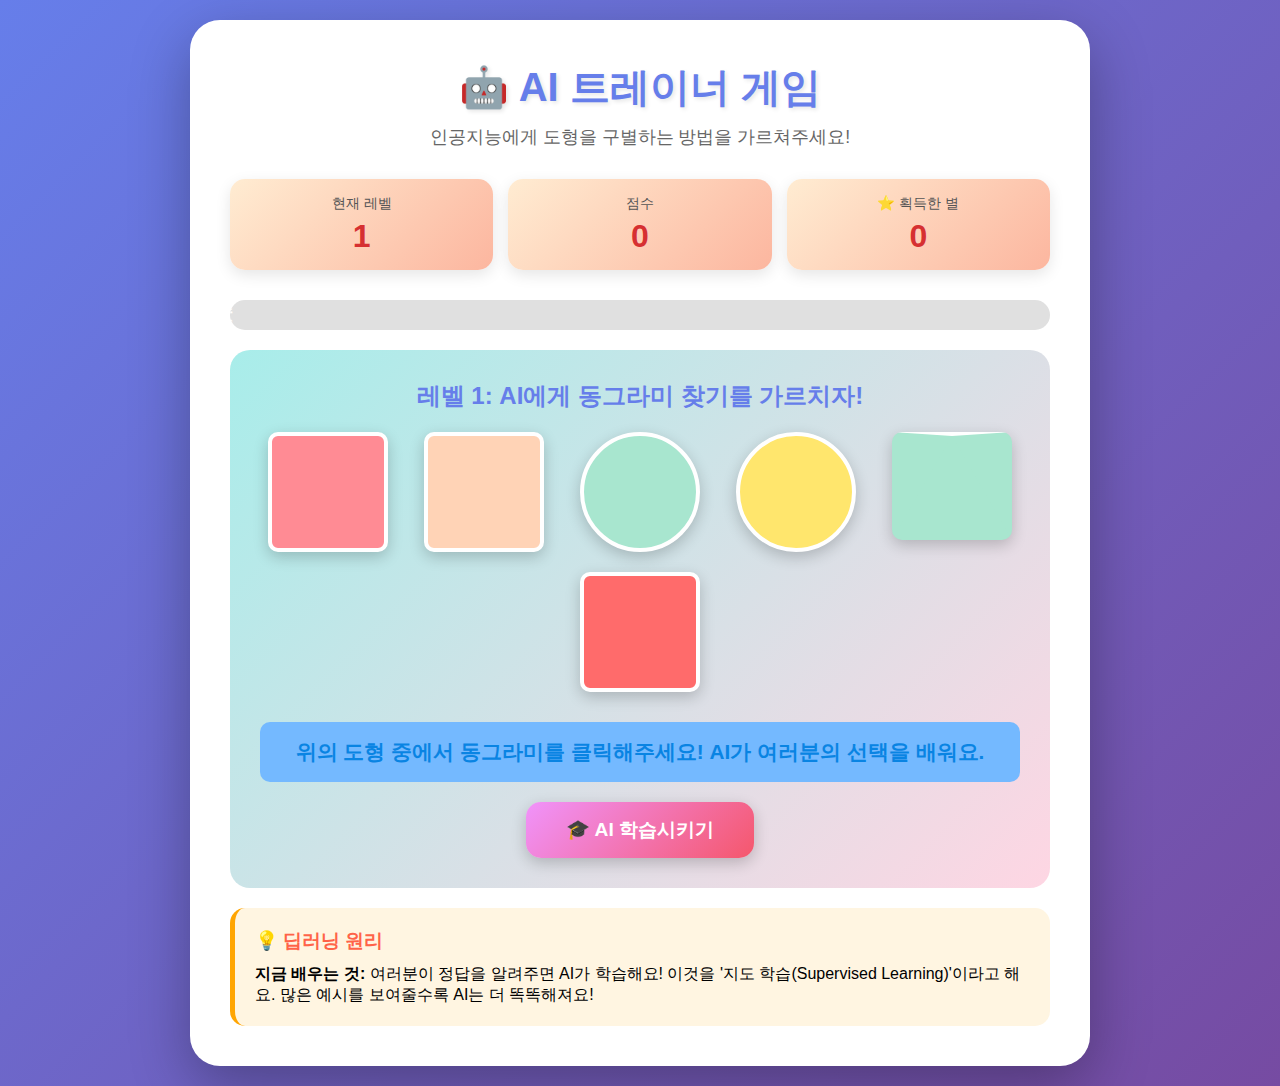
<file: deeplearning.html>
<!DOCTYPE html>
<html lang="ko">
<head>
    <meta charset="UTF-8">
    <meta name="viewport" content="width=device-width, initial-scale=1.0">
    <title>AI 트레이너 게임 - 딥러닝 배우기</title>
    <style>
        * {
            margin: 0;
            padding: 0;
            box-sizing: border-box;
        }
        
        body {
            font-family: 'Noto Sans KR', sans-serif;
            background: linear-gradient(135deg, #667eea 0%, #764ba2 100%);
            min-height: 100vh;
            display: flex;
            justify-content: center;
            align-items: center;
            padding: 20px;
        }
        
        .container {
            background: white;
            border-radius: 30px;
            padding: 40px;
            max-width: 900px;
            width: 100%;
            box-shadow: 0 20px 60px rgba(0,0,0,0.3);
        }
        
        h1 {
            text-align: center;
            color: #667eea;
            margin-bottom: 10px;
            font-size: 2.5em;
            text-shadow: 2px 2px 4px rgba(0,0,0,0.1);
        }
        
        .subtitle {
            text-align: center;
            color: #666;
            margin-bottom: 30px;
            font-size: 1.1em;
        }
        
        .stats {
            display: flex;
            justify-content: space-around;
            margin-bottom: 30px;
            flex-wrap: wrap;
            gap: 15px;
        }
        
        .stat-box {
            background: linear-gradient(135deg, #ffecd2 0%, #fcb69f 100%);
            padding: 15px 30px;
            border-radius: 15px;
            text-align: center;
            box-shadow: 0 5px 15px rgba(0,0,0,0.1);
            flex: 1;
            min-width: 150px;
        }
        
        .stat-label {
            font-size: 0.9em;
            color: #555;
            margin-bottom: 5px;
        }
        
        .stat-value {
            font-size: 2em;
            font-weight: bold;
            color: #d63031;
        }
        
        .game-area {
            background: linear-gradient(135deg, #a8edea 0%, #fed6e3 100%);
            border-radius: 20px;
            padding: 30px;
            margin-bottom: 20px;
            min-height: 400px;
        }
        
        .level-title {
            text-align: center;
            font-size: 1.5em;
            color: #667eea;
            margin-bottom: 20px;
            font-weight: bold;
        }
        
        .shape-container {
            display: flex;
            justify-content: space-around;
            flex-wrap: wrap;
            gap: 20px;
            margin-bottom: 30px;
        }
        
        .shape {
            width: 120px;
            height: 120px;
            cursor: pointer;
            transition: transform 0.3s, box-shadow 0.3s;
            border: 4px solid white;
            box-shadow: 0 5px 15px rgba(0,0,0,0.2);
        }
        
        .shape:hover {
            transform: scale(1.1) rotate(5deg);
            box-shadow: 0 10px 25px rgba(0,0,0,0.3);
        }
        
        .circle {
            border-radius: 50%;
        }
        
        .square {
            border-radius: 10px;
        }
        
        .triangle {
            width: 0;
            height: 0;
            border-left: 60px solid transparent;
            border-right: 60px solid transparent;
            border-bottom: 104px solid;
            border-radius: 10px;
        }
        
        .buttons {
            display: flex;
            justify-content: center;
            gap: 15px;
            flex-wrap: wrap;
        }
        
        button {
            padding: 15px 40px;
            font-size: 1.2em;
            border: none;
            border-radius: 15px;
            cursor: pointer;
            font-weight: bold;
            transition: all 0.3s;
            box-shadow: 0 5px 15px rgba(0,0,0,0.2);
        }
        
        .btn-train {
            background: linear-gradient(135deg, #f093fb 0%, #f5576c 100%);
            color: white;
        }
        
        .btn-train:hover {
            transform: translateY(-3px);
            box-shadow: 0 8px 20px rgba(0,0,0,0.3);
        }
        
        .btn-next {
            background: linear-gradient(135deg, #4facfe 0%, #00f2fe 100%);
            color: white;
        }
        
        .btn-next:hover {
            transform: translateY(-3px);
            box-shadow: 0 8px 20px rgba(0,0,0,0.3);
        }
        
        .message {
            text-align: center;
            font-size: 1.3em;
            margin: 20px 0;
            padding: 15px;
            border-radius: 10px;
            font-weight: bold;
            min-height: 60px;
            display: flex;
            align-items: center;
            justify-content: center;
        }
        
        .success {
            background: #55efc4;
            color: #00b894;
        }
        
        .error {
            background: #ff7675;
            color: #d63031;
        }
        
        .info {
            background: #74b9ff;
            color: #0984e3;
        }
        
        .progress-bar {
            width: 100%;
            height: 30px;
            background: #e0e0e0;
            border-radius: 15px;
            overflow: hidden;
            margin-bottom: 20px;
        }
        
        .progress-fill {
            height: 100%;
            background: linear-gradient(90deg, #667eea 0%, #764ba2 100%);
            transition: width 0.5s;
            display: flex;
            align-items: center;
            justify-content: center;
            color: white;
            font-weight: bold;
        }
        
        .explanation {
            background: #fff5e1;
            padding: 20px;
            border-radius: 15px;
            margin-top: 20px;
            border-left: 5px solid #ffa502;
        }
        
        .explanation h3 {
            color: #ff6348;
            margin-bottom: 10px;
        }
        
        @keyframes bounce {
            0%, 100% { transform: translateY(0); }
            50% { transform: translateY(-10px); }
        }
        
        .trophy {
            font-size: 4em;
            text-align: center;
            animation: bounce 1s infinite;
        }
    </style>
</head>
<body>
    <div class="container">
        <h1>🤖 AI 트레이너 게임</h1>
        <p class="subtitle">인공지능에게 도형을 구별하는 방법을 가르쳐주세요!</p>
        
        <div class="stats">
            <div class="stat-box">
                <div class="stat-label">현재 레벨</div>
                <div class="stat-value" id="level">1</div>
            </div>
            <div class="stat-box">
                <div class="stat-label">점수</div>
                <div class="stat-value" id="score">0</div>
            </div>
            <div class="stat-box">
                <div class="stat-label">⭐ 획득한 별</div>
                <div class="stat-value" id="stars">0</div>
            </div>
        </div>
        
        <div class="progress-bar">
            <div class="progress-fill" id="progress">
                <span id="progress-text">학습 진행도: 0%</span>
            </div>
        </div>
        
        <div class="game-area">
            <div class="level-title" id="level-title">레벨 1: AI에게 동그라미 찾기를 가르치자!</div>
            
            <div class="shape-container" id="shape-container"></div>
            
            <div class="message info" id="message">
                위의 도형 중에서 동그라미를 클릭해주세요! AI가 여러분의 선택을 배워요.
            </div>
            
            <div class="buttons">
                <button class="btn-train" id="train-btn" onclick="trainAI()">🎓 AI 학습시키기</button>
                <button class="btn-next" id="next-btn" onclick="nextLevel()" style="display:none;">다음 레벨 →</button>
            </div>
        </div>
        
        <div class="explanation">
            <h3>💡 딥러닝 원리</h3>
            <p id="explanation">
                <strong>지금 배우는 것:</strong> 여러분이 정답을 알려주면 AI가 학습해요! 
                이것을 '지도 학습(Supervised Learning)'이라고 해요. 
                많은 예시를 보여줄수록 AI는 더 똑똑해져요!
            </p>
        </div>
    </div>

    <script>
        let gameState = {
            level: 1,
            score: 0,
            stars: 0,
            trainingData: [],
            correctAnswers: 0,
            totalQuestions: 0,
            accuracy: 0
        };

        const levels = [
            {
                title: "레벨 1: AI에게 동그라미 찾기를 가르치자!",
                targetShape: "circle",
                targetName: "동그라미",
                explanation: "<strong>지도 학습:</strong> 여러분이 정답을 알려주면 AI가 학습해요! 많은 예시를 보여줄수록 AI는 더 똑똑해져요!",
                requiredCorrect: 5
            },
            {
                title: "레벨 2: AI에게 네모 찾기를 가르치자!",
                targetShape: "square",
                targetName: "네모",
                explanation: "<strong>패턴 인식:</strong> AI는 여러 예시를 보면서 패턴을 찾아요. 네모의 특징(각진 모서리)을 학습하고 있어요!",
                requiredCorrect: 5
            },
            {
                title: "레벨 3: AI에게 세모 찾기를 가르치자!",
                targetShape: "triangle",
                targetName: "세모",
                explanation: "<strong>특징 추출:</strong> AI는 도형의 특징(꼭짓점 개수, 선의 각도)을 분석해서 구별해요!",
                requiredCorrect: 5
            },
            {
                title: "레벨 4: 도전! 정확도를 높여보자!",
                targetShape: "mixed",
                targetName: "목표 도형",
                explanation: "<strong>정확도 향상:</strong> 더 많이 학습할수록 AI의 정확도가 올라가요. 실제 딥러닝도 이렇게 발전해요!",
                requiredCorrect: 8
            }
        ];

        function createShapes() {
            const container = document.getElementById('shape-container');
            container.innerHTML = '';
            
            const currentLevel = levels[gameState.level - 1];
            const shapes = ['circle', 'square', 'triangle'];
            const colors = ['#ff6b6b', '#4ecdc4', '#ffe66d', '#a8e6cf', '#ff8b94', '#ffd3b6'];
            
            for (let i = 0; i < 6; i++) {
                const shapeType = shapes[Math.floor(Math.random() * shapes.length)];
                const color = colors[Math.floor(Math.random() * colors.length)];
                
                const shape = document.createElement('div');
                shape.className = `shape ${shapeType}`;
                shape.style.backgroundColor = color;
                if (shapeType === 'triangle') {
                    shape.style.borderBottomColor = color;
                }
                shape.dataset.shape = shapeType;
                shape.onclick = () => selectShape(shape);
                
                container.appendChild(shape);
            }
        }

        function selectShape(shape) {
            document.querySelectorAll('.shape').forEach(s => {
                s.style.border = '4px solid white';
            });
            shape.style.border = '4px solid #ffd700';
            shape.style.boxShadow = '0 0 20px #ffd700';
            
            gameState.selectedShape = shape.dataset.shape;
        }

        function trainAI() {
            if (!gameState.selectedShape) {
                showMessage('도형을 먼저 선택해주세요!', 'error');
                return;
            }

            const currentLevel = levels[gameState.level - 1];
            const targetShape = currentLevel.targetShape === 'mixed' ? 
                ['circle', 'square', 'triangle'][Math.floor(Math.random() * 3)] : 
                currentLevel.targetShape;

            gameState.totalQuestions++;
            
            if (gameState.selectedShape === (currentLevel.targetShape === 'mixed' ? targetShape : currentLevel.targetShape)) {
                gameState.correctAnswers++;
                gameState.score += 100;
                gameState.trainingData.push({shape: gameState.selectedShape, correct: true});
                showMessage('🎉 정답이에요! AI가 학습했어요!', 'success');
                
                if (gameState.correctAnswers >= currentLevel.requiredCorrect) {
                    completeLevel();
                }
            } else {
                gameState.score = Math.max(0, gameState.score - 20);
                gameState.trainingData.push({shape: gameState.selectedShape, correct: false});
                showMessage('❌ 틀렸어요. 다시 도전해보세요!', 'error');
            }

            gameState.accuracy = Math.round((gameState.correctAnswers / gameState.totalQuestions) * 100);
            updateStats();
            updateProgress();
            
            setTimeout(() => {
                createShapes();
                gameState.selectedShape = null;
            }, 1500);
        }

        function completeLevel() {
            gameState.stars++;
            gameState.score += 500;
            
            showMessage('🏆 레벨 완료! 별을 획득했어요!', 'success');
            document.getElementById('train-btn').style.display = 'none';
            document.getElementById('next-btn').style.display = 'block';
        }

        function nextLevel() {
            if (gameState.level >= levels.length) {
                showFinalScreen();
                return;
            }

            gameState.level++;
            gameState.correctAnswers = 0;
            gameState.selectedShape = null;
            
            updateStats();
            updateLevel();
            createShapes();
            
            document.getElementById('train-btn').style.display = 'block';
            document.getElementById('next-btn').style.display = 'none';
            
            const currentLevel = levels[gameState.level - 1];
            showMessage(`${currentLevel.targetName}을(를) 찾아주세요!`, 'info');
        }

        function updateLevel() {
            const currentLevel = levels[gameState.level - 1];
            document.getElementById('level-title').textContent = currentLevel.title;
            document.getElementById('explanation').innerHTML = currentLevel.explanation;
        }

        function updateStats() {
            document.getElementById('level').textContent = gameState.level;
            document.getElementById('score').textContent = gameState.score;
            document.getElementById('stars').textContent = gameState.stars;
        }

        function updateProgress() {
            const currentLevel = levels[gameState.level - 1];
            const progress = Math.min(100, (gameState.correctAnswers / currentLevel.requiredCorrect) * 100);
            document.getElementById('progress').style.width = progress + '%';
            document.getElementById('progress-text').textContent = `학습 진행도: ${Math.round(progress)}%`;
        }

        function showMessage(text, type) {
            const msg = document.getElementById('message');
            msg.textContent = text;
            msg.className = `message ${type}`;
        }

        function showFinalScreen() {
            const gameArea = document.querySelector('.game-area');
            gameArea.innerHTML = `
                <div class="trophy">🏆</div>
                <h2 style="text-align: center; color: #667eea; margin: 20px 0;">축하합니다!</h2>
                <p style="text-align: center; font-size: 1.3em; margin-bottom: 30px;">
                    모든 레벨을 완료했어요!<br>
                    최종 점수: <strong>${gameState.score}</strong>점<br>
                    획득한 별: ⭐ ${gameState.stars}개<br>
                    정확도: ${gameState.accuracy}%
                </p>
                <div style="text-align: center;">
                    <button class="btn-train" onclick="location.reload()">🔄 다시 시작하기</button>
                </div>
            `;
        }

        // 게임 초기화
        createShapes();
        updateStats();
        updateProgress();
    </script>
</body>
</html>
</file>
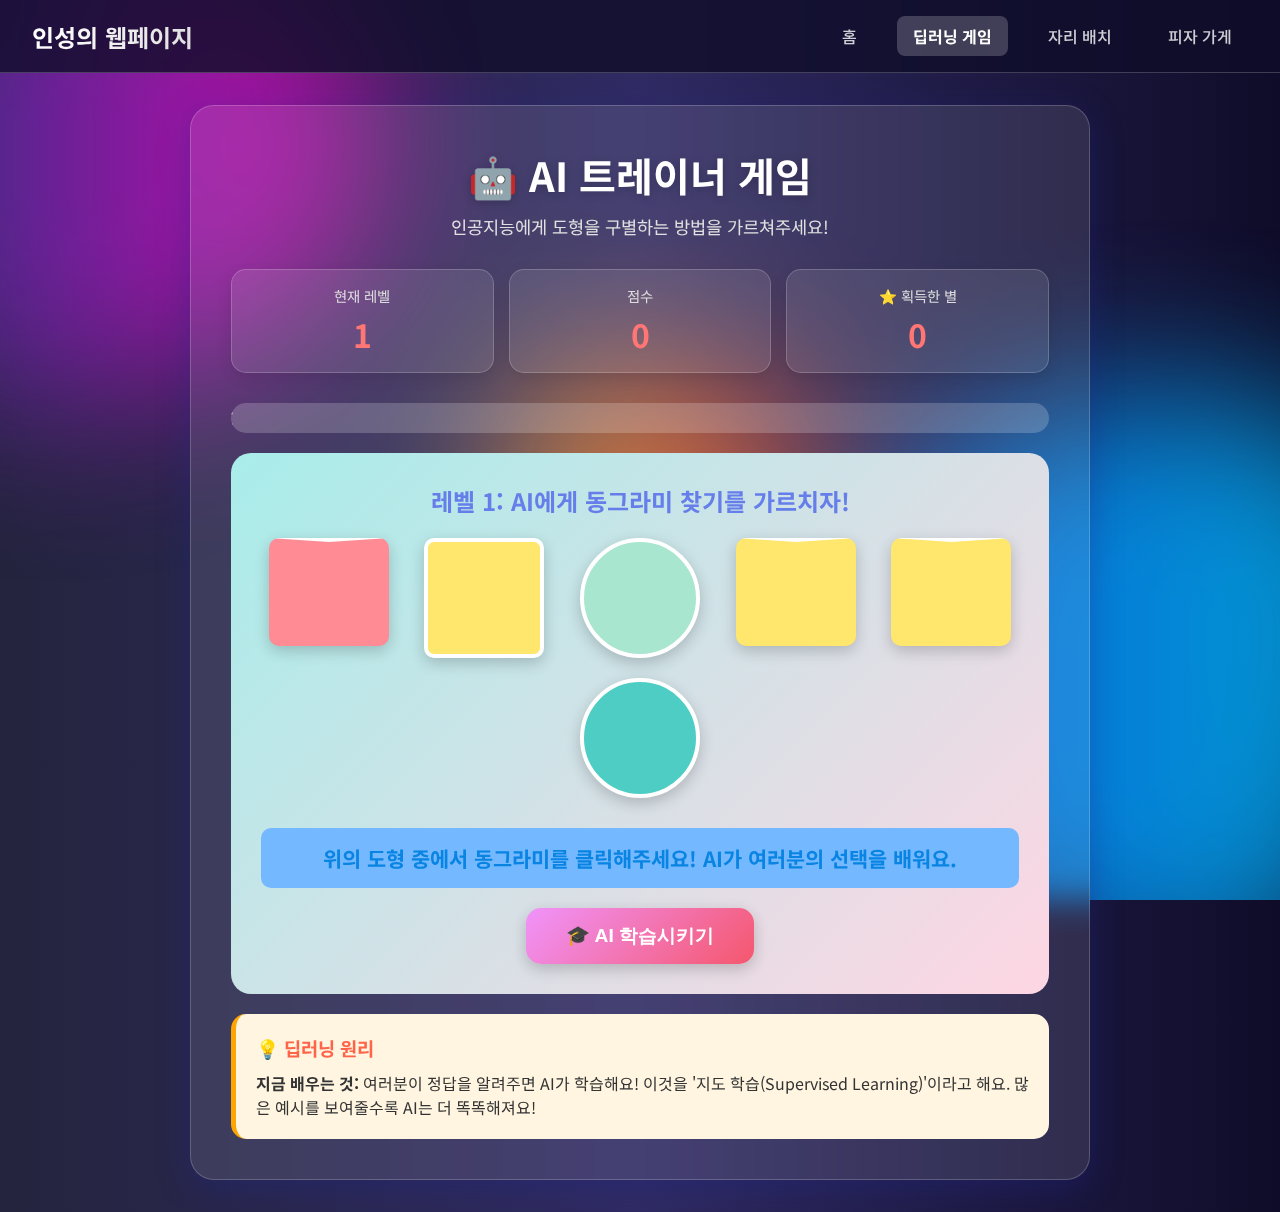
<file: pages/deeplearning.html>
<!DOCTYPE html>
<html lang="ko">

<head>
    <meta charset="UTF-8">
    <meta name="viewport" content="width=device-width, initial-scale=1.0">
    <title>AI 트레이너 게임 - 딥러닝 배우기</title>
    <link href="https://fonts.googleapis.com/css2?family=Noto+Sans+KR:wght@300;500;700&display=swap" rel="stylesheet">
    <link rel="stylesheet" href="../css/style.css">
    <style>
        /* Override/Adjust styles for dark glass theme */

        .container {
            /* glass-card class will be added in HTML */
            /* Remove white background and shadow as glass-card handles it */
            /* background: white; -> removed */
            /* box-shadow: ... -> removed */
            padding: 40px;
            max-width: 900px;
            width: 100%;
        }

        h1 {
            text-align: center;
            color: white;
            /* Changed to white */
            margin-bottom: 10px;
            font-size: 2.5em;
            text-shadow: 0 2px 10px rgba(0, 0, 0, 0.2);
        }

        .subtitle {
            text-align: center;
            color: #e0e0e0;
            /* Changed to light gray */
            margin-bottom: 30px;
            font-size: 1.1em;
        }

        .stats {
            display: flex;
            justify-content: space-around;
            margin-bottom: 30px;
            flex-wrap: wrap;
            gap: 15px;
        }

        .stat-box {
            background: rgba(255, 255, 255, 0.1);
            /* Glassy background */
            border: 1px solid rgba(255, 255, 255, 0.2);
            padding: 15px 30px;
            border-radius: 15px;
            text-align: center;
            box-shadow: 0 5px 15px rgba(0, 0, 0, 0.1);
            flex: 1;
            min-width: 150px;
        }

        .stat-label {
            font-size: 0.9em;
            color: #ddd;
            /* Light text */
            margin-bottom: 5px;
        }

        .stat-value {
            font-size: 2em;
            font-weight: bold;
            color: #ff7675;
            /* Keep reddish color but maybe brighter */
        }

        .game-area {
            background: linear-gradient(135deg, #a8edea 0%, #fed6e3 100%);
            border-radius: 20px;
            padding: 30px;
            margin-bottom: 20px;
            min-height: 400px;
            color: #333;
            /* Dark text inside light game area */
        }

        .level-title {
            text-align: center;
            font-size: 1.5em;
            color: #667eea;
            margin-bottom: 20px;
            font-weight: bold;
        }

        .shape-container {
            display: flex;
            justify-content: space-around;
            flex-wrap: wrap;
            gap: 20px;
            margin-bottom: 30px;
        }

        .shape {
            width: 120px;
            height: 120px;
            cursor: pointer;
            transition: transform 0.3s, box-shadow 0.3s;
            border: 4px solid white;
            box-shadow: 0 5px 15px rgba(0, 0, 0, 0.2);
        }

        .shape:hover {
            transform: scale(1.1) rotate(5deg);
            box-shadow: 0 10px 25px rgba(0, 0, 0, 0.3);
        }

        .circle {
            border-radius: 50%;
        }

        .square {
            border-radius: 10px;
        }

        .triangle {
            width: 0;
            height: 0;
            border-left: 60px solid transparent;
            border-right: 60px solid transparent;
            border-bottom: 104px solid;
            border-radius: 10px;
        }

        .buttons {
            display: flex;
            justify-content: center;
            gap: 15px;
            flex-wrap: wrap;
        }

        button {
            padding: 15px 40px;
            font-size: 1.2em;
            border: none;
            border-radius: 15px;
            cursor: pointer;
            font-weight: bold;
            transition: all 0.3s;
            box-shadow: 0 5px 15px rgba(0, 0, 0, 0.2);
        }

        .btn-train {
            background: linear-gradient(135deg, #f093fb 0%, #f5576c 100%);
            color: white;
        }

        .btn-train:hover {
            transform: translateY(-3px);
            box-shadow: 0 8px 20px rgba(0, 0, 0, 0.3);
        }

        .btn-next {
            background: linear-gradient(135deg, #4facfe 0%, #00f2fe 100%);
            color: white;
        }

        .btn-next:hover {
            transform: translateY(-3px);
            box-shadow: 0 8px 20px rgba(0, 0, 0, 0.3);
        }

        .message {
            text-align: center;
            font-size: 1.3em;
            margin: 20px 0;
            padding: 15px;
            border-radius: 10px;
            font-weight: bold;
            min-height: 60px;
            display: flex;
            align-items: center;
            justify-content: center;
        }

        .success {
            background: #55efc4;
            color: #00b894;
        }

        .error {
            background: #ff7675;
            color: #d63031;
        }

        .info {
            background: #74b9ff;
            color: #0984e3;
        }

        .progress-bar {
            width: 100%;
            height: 30px;
            background: rgba(255, 255, 255, 0.2);
            /* Glassy track */
            border-radius: 15px;
            overflow: hidden;
            margin-bottom: 20px;
        }

        .progress-fill {
            height: 100%;
            background: linear-gradient(90deg, #667eea 0%, #764ba2 100%);
            transition: width 0.5s;
            display: flex;
            align-items: center;
            justify-content: center;
            color: white;
            font-weight: bold;
        }

        .explanation {
            background: #fff5e1;
            padding: 20px;
            border-radius: 15px;
            margin-top: 20px;
            border-left: 5px solid #ffa502;
            color: #333;
        }

        .explanation h3 {
            color: #ff6348;
            margin-bottom: 10px;
        }

        @keyframes bounce {

            0%,
            100% {
                transform: translateY(0);
            }

            50% {
                transform: translateY(-10px);
            }
        }

        .trophy {
            font-size: 4em;
            text-align: center;
            animation: bounce 1s infinite;
        }
    </style>
</head>

<body>
    <div class="container glass-card">
        <h1>🤖 AI 트레이너 게임</h1>
        <p class="subtitle">인공지능에게 도형을 구별하는 방법을 가르쳐주세요!</p>

        <div class="stats">
            <div class="stat-box">
                <div class="stat-label">현재 레벨</div>
                <div class="stat-value" id="level">1</div>
            </div>
            <div class="stat-box">
                <div class="stat-label">점수</div>
                <div class="stat-value" id="score">0</div>
            </div>
            <div class="stat-box">
                <div class="stat-label">⭐ 획득한 별</div>
                <div class="stat-value" id="stars">0</div>
            </div>
        </div>

        <div class="progress-bar">
            <div class="progress-fill" id="progress">
                <span id="progress-text">학습 진행도: 0%</span>
            </div>
        </div>

        <div class="game-area">
            <div class="level-title" id="level-title">레벨 1: AI에게 동그라미 찾기를 가르치자!</div>

            <div class="shape-container" id="shape-container"></div>

            <div class="message info" id="message">
                위의 도형 중에서 동그라미를 클릭해주세요! AI가 여러분의 선택을 배워요.
            </div>

            <div class="buttons">
                <button class="btn-train" id="train-btn" onclick="trainAI()">🎓 AI 학습시키기</button>
                <button class="btn-next" id="next-btn" onclick="nextLevel()" style="display:none;">다음 레벨 →</button>
            </div>
        </div>

        <div class="explanation">
            <h3>💡 딥러닝 원리</h3>
            <p id="explanation">
                <strong>지금 배우는 것:</strong> 여러분이 정답을 알려주면 AI가 학습해요!
                이것을 '지도 학습(Supervised Learning)'이라고 해요.
                많은 예시를 보여줄수록 AI는 더 똑똑해져요!
            </p>
        </div>
    </div>

    <script>
        let gameState = {
            level: 1,
            score: 0,
            stars: 0,
            trainingData: [],
            correctAnswers: 0,
            totalQuestions: 0,
            accuracy: 0
        };

        const levels = [
            {
                title: "레벨 1: AI에게 동그라미 찾기를 가르치자!",
                targetShape: "circle",
                targetName: "동그라미",
                explanation: "<strong>지도 학습:</strong> 여러분이 정답을 알려주면 AI가 학습해요! 많은 예시를 보여줄수록 AI는 더 똑똑해져요!",
                requiredCorrect: 5
            },
            {
                title: "레벨 2: AI에게 네모 찾기를 가르치자!",
                targetShape: "square",
                targetName: "네모",
                explanation: "<strong>패턴 인식:</strong> AI는 여러 예시를 보면서 패턴을 찾아요. 네모의 특징(각진 모서리)을 학습하고 있어요!",
                requiredCorrect: 5
            },
            {
                title: "레벨 3: AI에게 세모 찾기를 가르치자!",
                targetShape: "triangle",
                targetName: "세모",
                explanation: "<strong>특징 추출:</strong> AI는 도형의 특징(꼭짓점 개수, 선의 각도)을 분석해서 구별해요!",
                requiredCorrect: 5
            },
            {
                title: "레벨 4: 도전! 정확도를 높여보자!",
                targetShape: "mixed",
                targetName: "목표 도형",
                explanation: "<strong>정확도 향상:</strong> 더 많이 학습할수록 AI의 정확도가 올라가요. 실제 딥러닝도 이렇게 발전해요!",
                requiredCorrect: 8
            }
        ];

        function createShapes() {
            const container = document.getElementById('shape-container');
            container.innerHTML = '';

            const currentLevel = levels[gameState.level - 1];
            const shapes = ['circle', 'square', 'triangle'];
            const colors = ['#ff6b6b', '#4ecdc4', '#ffe66d', '#a8e6cf', '#ff8b94', '#ffd3b6'];

            for (let i = 0; i < 6; i++) {
                const shapeType = shapes[Math.floor(Math.random() * shapes.length)];
                const color = colors[Math.floor(Math.random() * colors.length)];

                const shape = document.createElement('div');
                shape.className = `shape ${shapeType}`;
                shape.style.backgroundColor = color;
                if (shapeType === 'triangle') {
                    shape.style.borderBottomColor = color;
                }
                shape.dataset.shape = shapeType;
                shape.onclick = () => selectShape(shape);

                container.appendChild(shape);
            }
        }

        function selectShape(shape) {
            document.querySelectorAll('.shape').forEach(s => {
                s.style.border = '4px solid white';
            });
            shape.style.border = '4px solid #ffd700';
            shape.style.boxShadow = '0 0 20px #ffd700';

            gameState.selectedShape = shape.dataset.shape;
        }

        function trainAI() {
            if (!gameState.selectedShape) {
                showMessage('도형을 먼저 선택해주세요!', 'error');
                return;
            }

            const currentLevel = levels[gameState.level - 1];
            const targetShape = currentLevel.targetShape === 'mixed' ?
                ['circle', 'square', 'triangle'][Math.floor(Math.random() * 3)] :
                currentLevel.targetShape;

            gameState.totalQuestions++;

            if (gameState.selectedShape === (currentLevel.targetShape === 'mixed' ? targetShape : currentLevel.targetShape)) {
                gameState.correctAnswers++;
                gameState.score += 100;
                gameState.trainingData.push({ shape: gameState.selectedShape, correct: true });
                showMessage('🎉 정답이에요! AI가 학습했어요!', 'success');

                if (gameState.correctAnswers >= currentLevel.requiredCorrect) {
                    completeLevel();
                }
            } else {
                gameState.score = Math.max(0, gameState.score - 20);
                gameState.trainingData.push({ shape: gameState.selectedShape, correct: false });
                showMessage('❌ 틀렸어요. 다시 도전해보세요!', 'error');
            }

            gameState.accuracy = Math.round((gameState.correctAnswers / gameState.totalQuestions) * 100);
            updateStats();
            updateProgress();

            setTimeout(() => {
                createShapes();
                gameState.selectedShape = null;
            }, 1500);
        }

        function completeLevel() {
            gameState.stars++;
            gameState.score += 500;

            showMessage('🏆 레벨 완료! 별을 획득했어요!', 'success');
            document.getElementById('train-btn').style.display = 'none';
            document.getElementById('next-btn').style.display = 'block';
        }

        function nextLevel() {
            if (gameState.level >= levels.length) {
                showFinalScreen();
                return;
            }

            gameState.level++;
            gameState.correctAnswers = 0;
            gameState.selectedShape = null;

            updateStats();
            updateLevel();
            createShapes();

            document.getElementById('train-btn').style.display = 'block';
            document.getElementById('next-btn').style.display = 'none';

            const currentLevel = levels[gameState.level - 1];
            showMessage(`${currentLevel.targetName}을(를) 찾아주세요!`, 'info');
        }

        function updateLevel() {
            const currentLevel = levels[gameState.level - 1];
            document.getElementById('level-title').textContent = currentLevel.title;
            document.getElementById('explanation').innerHTML = currentLevel.explanation;
        }

        function updateStats() {
            document.getElementById('level').textContent = gameState.level;
            document.getElementById('score').textContent = gameState.score;
            document.getElementById('stars').textContent = gameState.stars;
        }

        function updateProgress() {
            const currentLevel = levels[gameState.level - 1];
            const progress = Math.min(100, (gameState.correctAnswers / currentLevel.requiredCorrect) * 100);
            document.getElementById('progress').style.width = progress + '%';
            document.getElementById('progress-text').textContent = `학습 진행도: ${Math.round(progress)}%`;
        }

        function showMessage(text, type) {
            const msg = document.getElementById('message');
            msg.textContent = text;
            msg.className = `message ${type}`;
        }

        function showFinalScreen() {
            const gameArea = document.querySelector('.game-area');
            gameArea.innerHTML = `
                <div class="trophy">🏆</div>
                <h2 style="text-align: center; color: #667eea; margin: 20px 0;">축하합니다!</h2>
                <p style="text-align: center; font-size: 1.3em; margin-bottom: 30px;">
                    모든 레벨을 완료했어요!<br>
                    최종 점수: <strong>${gameState.score}</strong>점<br>
                    획득한 별: ⭐ ${gameState.stars}개<br>
                    정확도: ${gameState.accuracy}%
                </p>
                <div style="text-align: center;">
                    <button class="btn-train" onclick="location.reload()">🔄 다시 시작하기</button>
                </div>
            `;
        }

        // 게임 초기화
        createShapes();
        updateStats();
        updateProgress();
    </script>
    <script src="../js/common.js"></script>
</body>

</html>
</file>
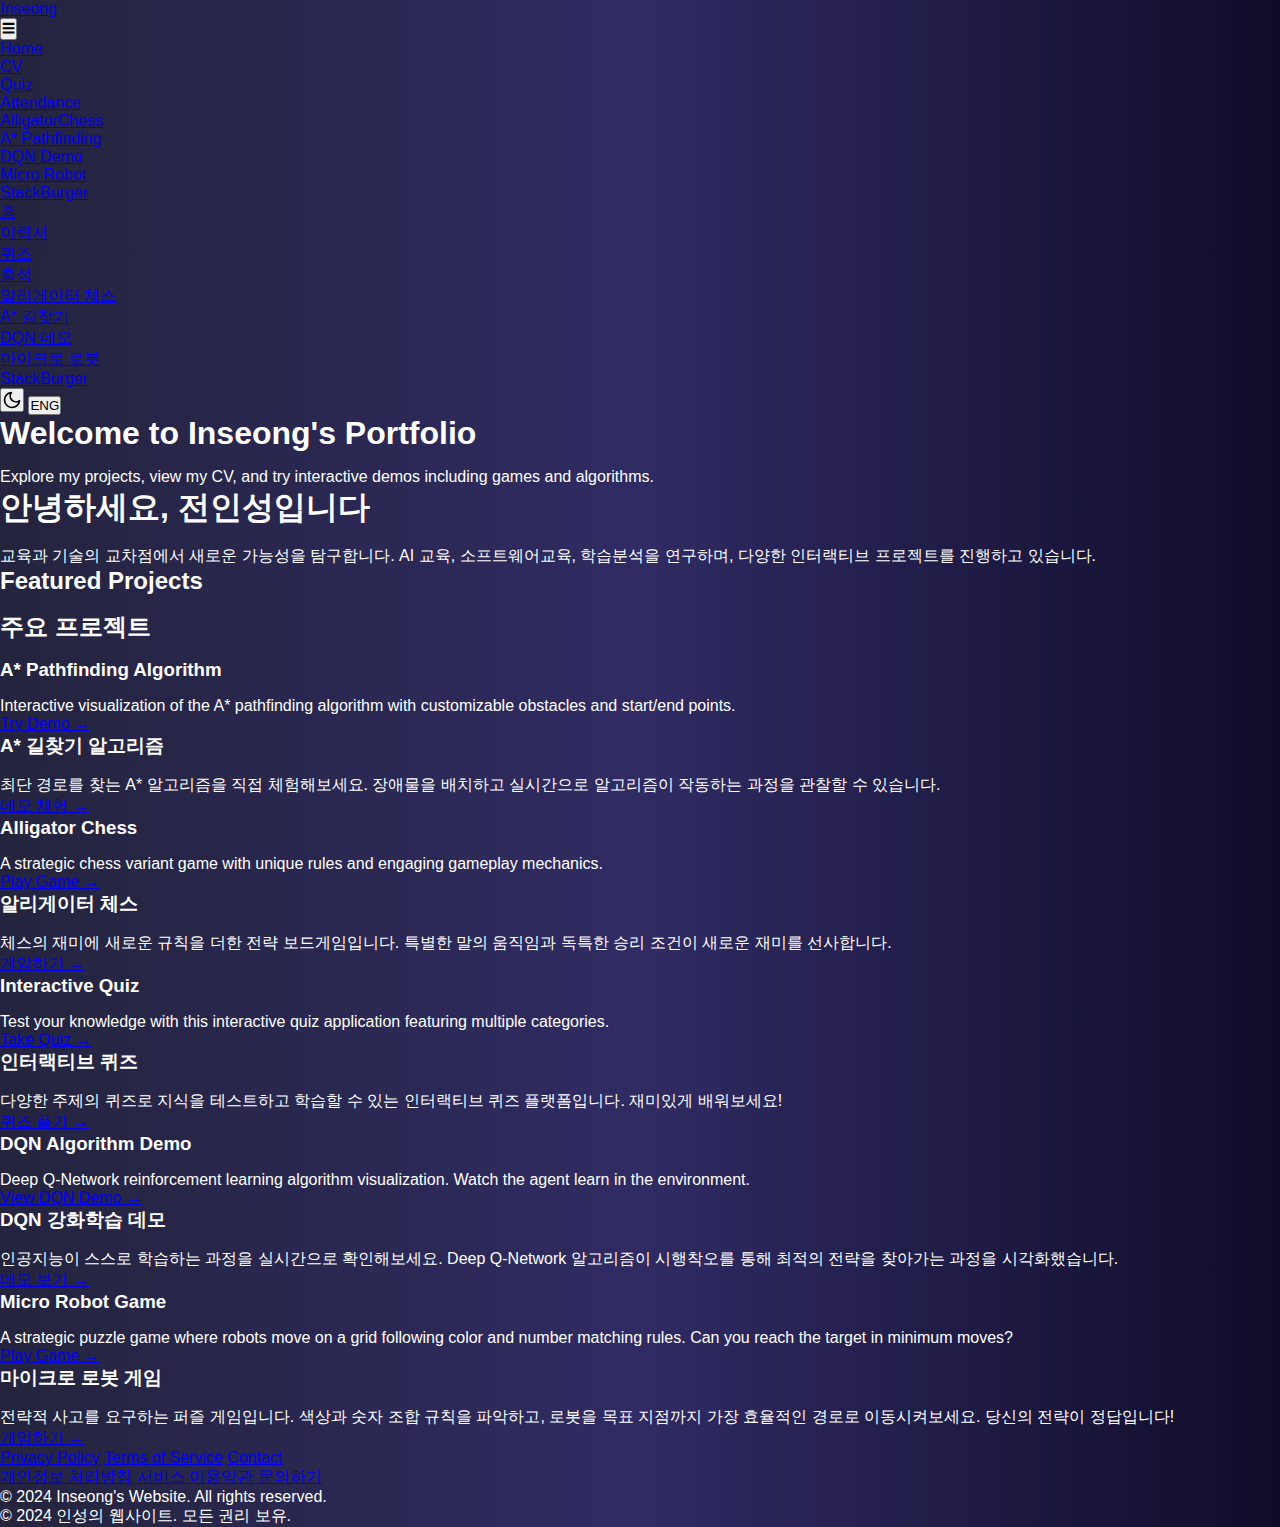
<file: pages/portfolio.html>
<!DOCTYPE html>
<html lang="ko">

<head>
    <meta charset="UTF-8">
    <meta name="viewport" content="width=device-width, initial-scale=1.0">
    <meta name="description"
        content="Inseong's personal website showcasing projects, CV, games, and interactive demos including A* pathfinding algorithm.">
    <title>전인성</title>
    <style>
        @import url('https://fonts.googleapis.com/css2?family=Work+Sans:ital,wght@0,100..900;1,100..900&display=swap');
    </style>
    <link rel="stylesheet" href="../css/style.css">
</head>

<body>
    <header>
        <div class="logo">
            <a href="../index.html">Inseong</a>
        </div>
        <button id="mobileMenuToggle" class="mobile-menu-toggle">☰</button>
        <nav id="mainNav">
            <!-- English Navigation -->
            <ul class="lang-content lang-en" id="navMenuEn">
                <li><a href="../index.html">Home</a></li>
                <li><a href="cv.html">CV</a></li>
                <li><a href="../simplequiz">Quiz</a></li>
                <li><a href="attendance.html">Attendance</a></li>
                <li><a href="../AlligatorChess">AlligatorChess</a></li>
                <li><a href="../astar-pathfinding">A* Pathfinding</a></li>
                <li><a href="dqn-demo.html">DQN Demo</a></li>
                <li><a href="microrobot.html">Micro Robot</a></li>
                <li><a href="stackburger.html">StackBurger</a></li>
            </ul>
            <!-- Korean Navigation -->
            <ul class="lang-content lang-ko active" id="navMenuKo">
                <li><a href="../index.html">홈</a></li>
                <li><a href="cv.html">이력서</a></li>
                <li><a href="../simplequiz">퀴즈</a></li>
                <li><a href="attendance.html">출석</a></li>
                <li><a href="../AlligatorChess">알리게이터 체스</a></li>
                <li><a href="../astar-pathfinding">A* 길찾기</a></li>
                <li><a href="dqn-demo.html">DQN 데모</a></li>
                <li><a href="microrobot.html">마이크로 로봇</a></li>
                <li><a href="stackburger.html">StackBurger</a></li>
            </ul>
        </nav>
        <div class="header-controls">
            <button id="darkModeToggle" class="dark-mode-toggle" aria-label="다크모드 토글">
                <svg class="sun-icon" width="20" height="20" viewBox="0 0 24 24" fill="none"
                    xmlns="http://www.w3.org/2000/svg">
                    <circle cx="12" cy="12" r="5" stroke="currentColor" stroke-width="2" />
                    <path
                        d="m12 1v2m0 18v2M4.22 4.22l1.42 1.42m12.72 12.72l1.42 1.42M1 12h2m18 0h2M4.22 19.78l1.42-1.42M18.36 5.64l1.42-1.42"
                        stroke="currentColor" stroke-width="2" stroke-linecap="round" />
                </svg>
                <svg class="moon-icon" width="20" height="20" viewBox="0 0 24 24" fill="none"
                    xmlns="http://www.w3.org/2000/svg">
                    <path d="M21 12.79A9 9 0 1 1 11.21 3 7 7 0 0 0 21 12.79z" stroke="currentColor" stroke-width="2"
                        stroke-linecap="round" stroke-linejoin="round" />
                </svg>
            </button>
            <button id="languageToggle" class="language-toggle">ENG</button>
        </div>
    </header>

    <main>
        <!-- English Content -->
        <section class="hero lang-content lang-en">
            <h1>Welcome to Inseong's Portfolio</h1>
            <p>Explore my projects, view my CV, and try interactive demos including games and algorithms.</p>
        </section>

        <!-- Korean Content -->
        <section class="hero lang-content lang-ko active">
            <h1>안녕하세요, 전인성입니다</h1>
            <p>교육과 기술의 교차점에서 새로운 가능성을 탐구합니다. AI 교육, 소프트웨어교육, 학습분석을 연구하며, 다양한 인터랙티브 프로젝트를 진행하고 있습니다.</p>
        </section>

        <section class="featured-projects">
            <!-- English Content -->
            <div class="lang-content lang-en">
                <h2>Featured Projects</h2>
            </div>
            <!-- Korean Content -->
            <div class="lang-content lang-ko active">
                <h2>주요 프로젝트</h2>
            </div>
            <div class="project-grid">
                <!-- Project 1 -->
                <div class="project-card">
                    <div class="lang-content lang-en">
                        <h3>A* Pathfinding Algorithm</h3>
                        <p>Interactive visualization of the A* pathfinding algorithm with customizable obstacles and
                            start/end points.</p>
                        <a href="../astar-pathfinding" class="project-link">Try Demo →</a>
                    </div>
                    <div class="lang-content lang-ko active">
                        <h3>A* 길찾기 알고리즘</h3>
                        <p>최단 경로를 찾는 A* 알고리즘을 직접 체험해보세요. 장애물을 배치하고 실시간으로 알고리즘이 작동하는 과정을 관찰할 수 있습니다.</p>
                        <a href="../astar-pathfinding" class="project-link">데모 체험 →</a>
                    </div>
                </div>
                <!-- Project 2 -->
                <div class="project-card">
                    <div class="lang-content lang-en">
                        <h3>Alligator Chess</h3>
                        <p>A strategic chess variant game with unique rules and engaging gameplay mechanics.</p>
                        <a href="../AlligatorChess" class="project-link">Play Game →</a>
                    </div>
                    <div class="lang-content lang-ko active">
                        <h3>알리게이터 체스</h3>
                        <p>체스의 재미에 새로운 규칙을 더한 전략 보드게임입니다. 특별한 말의 움직임과 독특한 승리 조건이 새로운 재미를 선사합니다.</p>
                        <a href="../AlligatorChess" class="project-link">게임하기 →</a>
                    </div>
                </div>
                <!-- Project 3 -->
                <div class="project-card">
                    <div class="lang-content lang-en">
                        <h3>Interactive Quiz</h3>
                        <p>Test your knowledge with this interactive quiz application featuring multiple categories.</p>
                        <a href="../simplequiz" class="project-link">Take Quiz →</a>
                    </div>
                    <div class="lang-content lang-ko active">
                        <h3>인터랙티브 퀴즈</h3>
                        <p>다양한 주제의 퀴즈로 지식을 테스트하고 학습할 수 있는 인터랙티브 퀴즈 플랫폼입니다. 재미있게 배워보세요!</p>
                        <a href="../simplequiz" class="project-link">퀴즈 풀기 →</a>
                    </div>
                </div>
                <!-- Project 4 -->
                <div class="project-card">
                    <div class="lang-content lang-en">
                        <h3>DQN Algorithm Demo</h3>
                        <p>Deep Q-Network reinforcement learning algorithm visualization. Watch the agent learn in the
                            environment.</p>
                        <a href="dqn-demo.html" class="project-link">View DQN Demo →</a>
                    </div>
                    <div class="lang-content lang-ko active">
                        <h3>DQN 강화학습 데모</h3>
                        <p>인공지능이 스스로 학습하는 과정을 실시간으로 확인해보세요. Deep Q-Network 알고리즘이 시행착오를 통해 최적의 전략을 찾아가는 과정을 시각화했습니다.</p>
                        <a href="dqn-demo.html" class="project-link">데모 보기 →</a>
                    </div>
                </div>
                <!-- Project 5 -->
                <div class="project-card">
                    <div class="lang-content lang-en">
                        <h3>Micro Robot Game</h3>
                        <p>A strategic puzzle game where robots move on a grid following color and number matching
                            rules. Can you reach the target in minimum moves?</p>
                        <a href="microrobot.html" class="project-link">Play Game →</a>
                    </div>
                    <div class="lang-content lang-ko active">
                        <h3>마이크로 로봇 게임</h3>
                        <p>전략적 사고를 요구하는 퍼즐 게임입니다. 색상과 숫자 조합 규칙을 파악하고, 로봇을 목표 지점까지 가장 효율적인 경로로 이동시켜보세요. 당신의 전략이 정답입니다!
                        </p>
                        <a href="microrobot.html" class="project-link">게임하기 →</a>
                    </div>
                </div>
            </div>
        </section>
    </main>

    <footer>
        <div class="footer-content">
            <div class="footer-links">
                <!-- English Footer Links -->
                <div class="lang-content lang-en">
                    <a href="#">Privacy Policy</a>
                    <a href="#">Terms of Service</a>
                    <a href="#">Contact</a>
                </div>
                <!-- Korean Footer Links -->
                <div class="lang-content lang-ko active">
                    <a href="#">개인정보 처리방침</a>
                    <a href="#">서비스 이용약관</a>
                    <a href="#">문의하기</a>
                </div>
            </div>
            <!-- English Footer -->
            <p class="lang-content lang-en">&copy; 2024 Inseong's Website. All rights reserved.</p>
            <!-- Korean Footer -->
            <p class="lang-content lang-ko active">&copy; 2024 인성의 웹사이트. 모든 권리 보유.</p>
        </div>
    </footer>

    <script src="../js/main.js"></script>
</body>

</html>
</file>
<file: css/style.css>
:root {
    --glass-bg: rgba(255, 255, 255, 0.1);
    --glass-border: rgba(255, 255, 255, 0.2);
    --glass-shadow: 0 8px 32px 0 rgba(31, 38, 135, 0.37);
    --primary-gradient: linear-gradient(to right, #24243e, #302b63, #0f0c29);
}

* {
    margin: 0;
    padding: 0;
    box-sizing: border-box;
}

body {
    font-family: 'Noto Sans KR', sans-serif;
    background: #0f0c29;  /* fallback for old browsers */
    background: var(--primary-gradient);
    min-height: 100vh;
    color: white;
    overflow-x: hidden; /* Prevent horizontal scroll */
}

/* Background Animation Blobs */
.blobs-container {
    position: fixed; /* Fixed to stay in background */
    top: 0;
    left: 0;
    width: 100%;
    height: 100%;
    overflow: hidden;
    z-index: -1; /* Behind everything */
    pointer-events: none;
}

.blob {
    position: absolute;
    filter: blur(80px);
    opacity: 0.8;
    animation: float 10s infinite ease-in-out;
}

.blob-1 {
    top: -10%;
    left: -10%;
    width: 500px;
    height: 500px;
    background: linear-gradient(to right, #333399, #ff00cc);
    border-radius: 40% 60% 70% 30% / 40% 50% 60% 50%;
    animation-delay: 0s;
}

.blob-2 {
    bottom: -10%;
    right: -10%;
    width: 600px;
    height: 600px;
    background: linear-gradient(to right, #0072ff, #00c6ff);
    border-radius: 60% 40% 30% 70% / 60% 30% 70% 40%;
    animation-delay: -2s;
}

.blob-3 {
    top: 40%;
    left: 40%;
    width: 300px;
    height: 300px;
    background: linear-gradient(to right, #f5af19, #f12711);
    border-radius: 30% 70% 70% 30% / 30% 30% 70% 70%;
    animation-delay: -4s;
}

@keyframes float {
    0% { transform: translate(0, 0) rotate(0deg); }
    33% { transform: translate(30px, -50px) rotate(10deg); }
    66% { transform: translate(-20px, 20px) rotate(-5deg); }
    100% { transform: translate(0, 0) rotate(0deg); }
}

/* Glass Card Container */
.glass-card {
    position: relative;
    z-index: 10;
    background: var(--glass-bg);
    backdrop-filter: blur(16px);
    -webkit-backdrop-filter: blur(16px);
    border: 1px solid var(--glass-border);
    border-radius: 24px;
    padding: 2rem;
    width: 90%;
    max-width: 1200px; /* Wider for content pages */
    margin: 2rem auto;
    box-shadow: var(--glass-shadow);
}

/* Navigation Bar */
.navbar {
    position: sticky;
    top: 0;
    z-index: 100;
    background: rgba(15, 12, 41, 0.8);
    backdrop-filter: blur(10px);
    border-bottom: 1px solid var(--glass-border);
    padding: 1rem 2rem;
    display: flex;
    justify-content: space-between;
    align-items: center;
}

.nav-brand {
    font-size: 1.5rem;
    font-weight: 700;
    color: white;
    text-decoration: none;
    background: linear-gradient(to right, #fff, #e0e0e0);
    -webkit-background-clip: text;
    -webkit-text-fill-color: transparent;
}

.nav-links {
    display: flex;
    gap: 1.5rem;
}

.nav-link {
    color: rgba(255, 255, 255, 0.8);
    text-decoration: none;
    font-weight: 500;
    transition: color 0.3s ease;
    padding: 0.5rem 1rem;
    border-radius: 8px;
}

.nav-link:hover {
    color: white;
    background: rgba(255, 255, 255, 0.1);
}

.nav-link.active {
    color: white;
    background: rgba(255, 255, 255, 0.2);
    font-weight: 700;
}

/* Common Typography */
h1, h2, h3 {
    color: white;
    margin-bottom: 1rem;
}

/* Utility Classes */
.text-center { text-align: center; }
.mt-4 { margin-top: 1rem; }
.mb-4 { margin-bottom: 1rem; }
</file>
